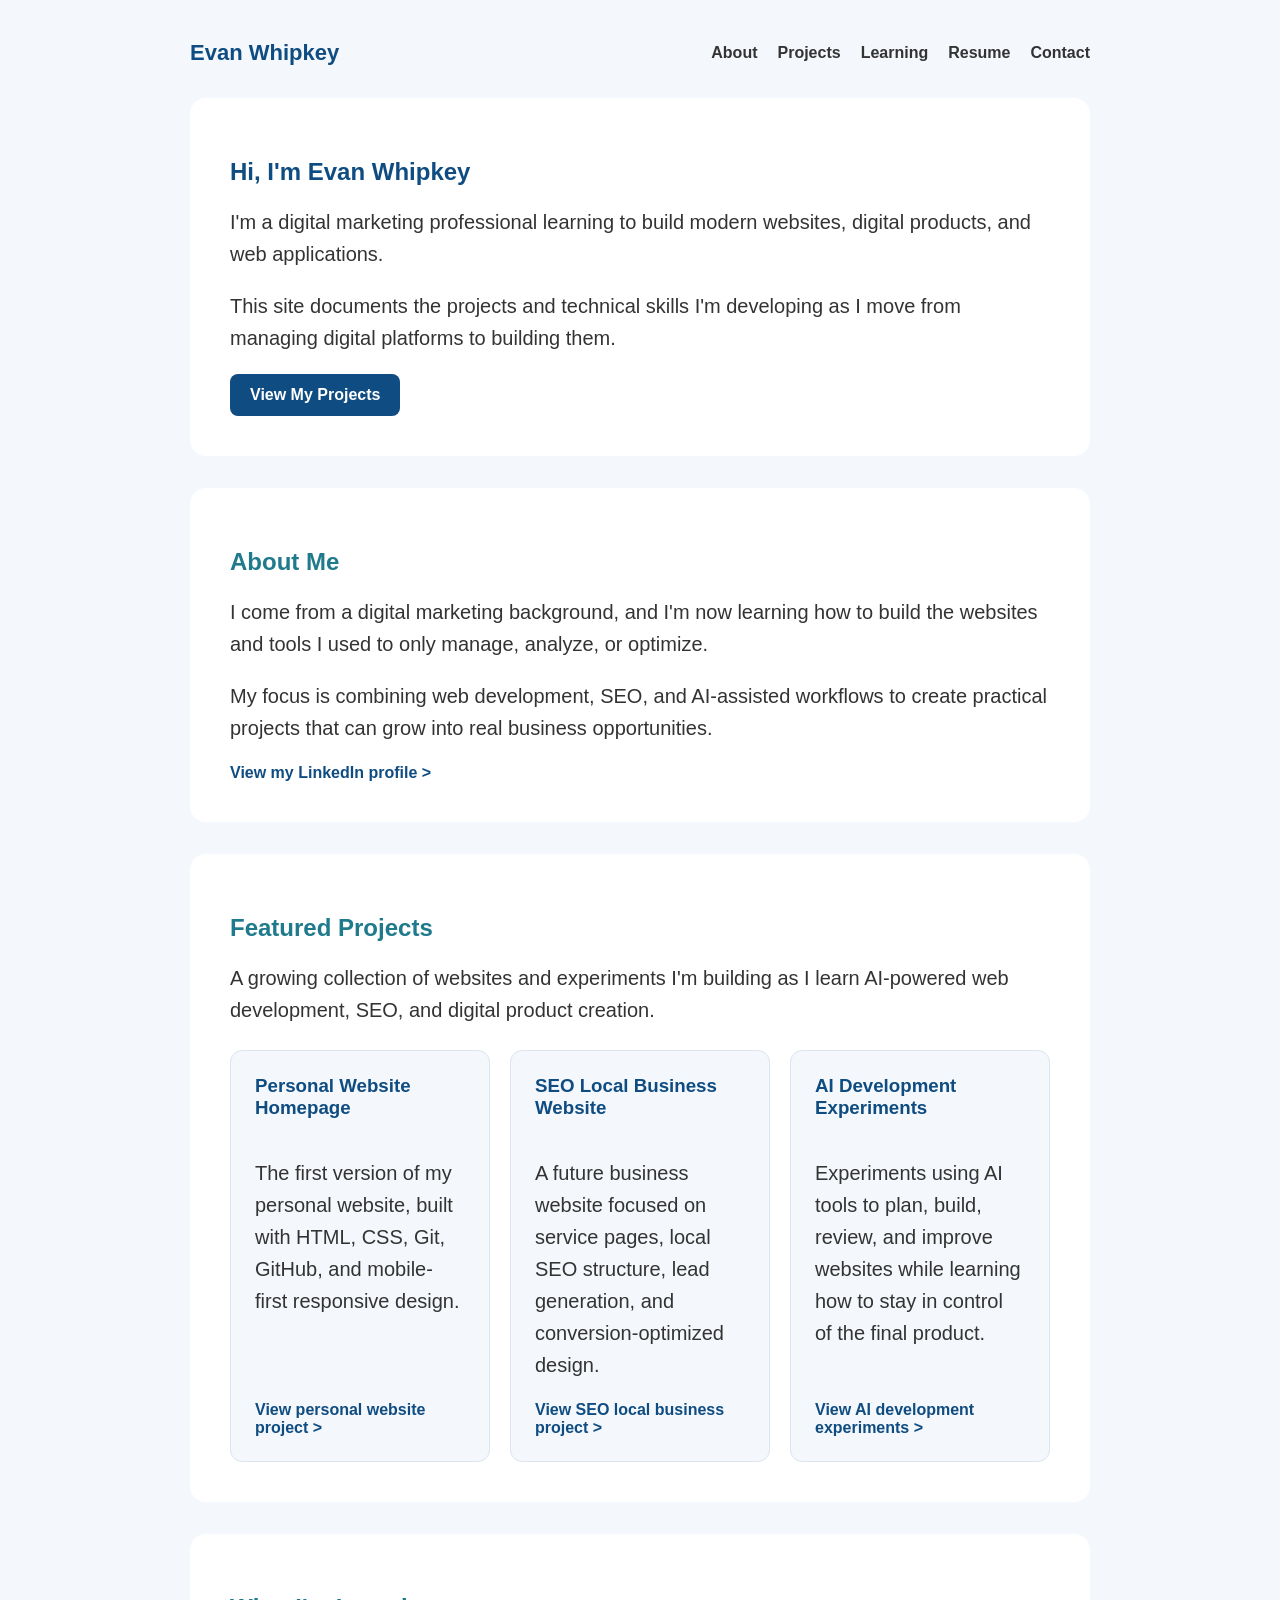
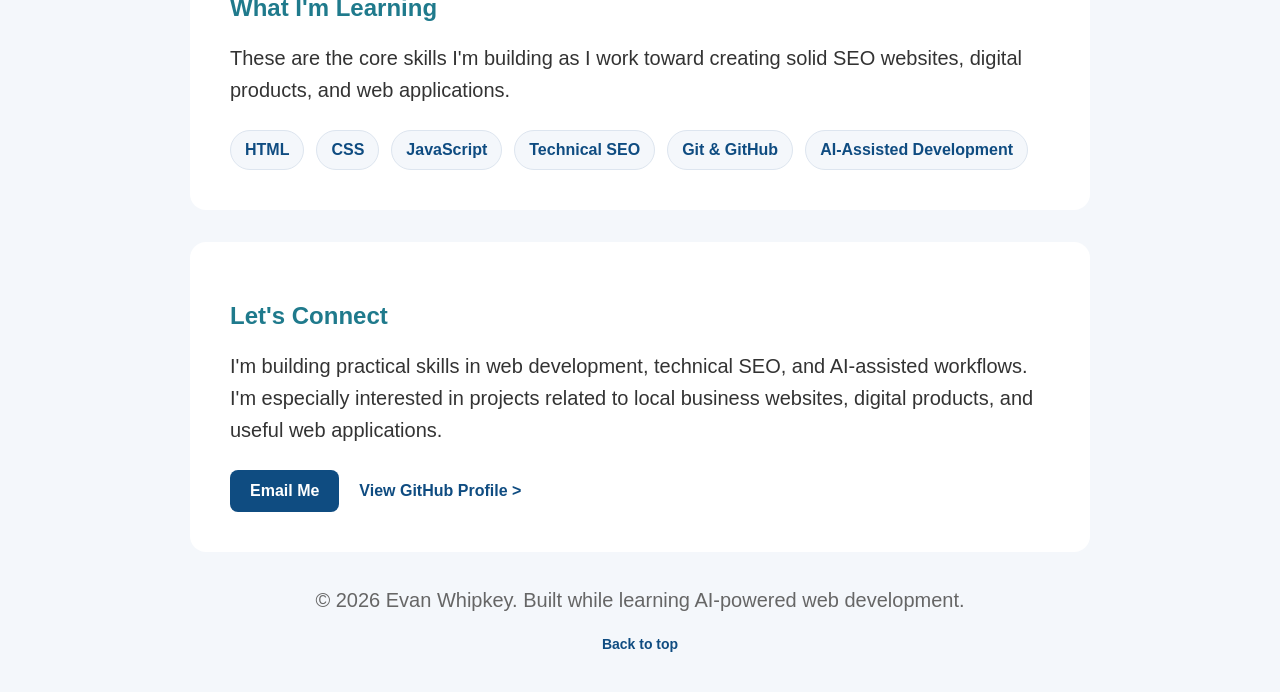
<file: index.html>
<!DOCTYPE html>
<html lang="en">

<head>
  <meta charset="UTF-8">
  <meta name="viewport" content="width=device-width, initial-scale=1.0">
  <meta name="description"
    content="Evan Whipkey's personal website focused on AI-powered web development, technical SEO, digital products, and practical web projects." />
  <title>Evan Whipkey | Web Development & Digital Projects</title>

  <link rel="stylesheet" href="styles.css">
</head>

<body id="top">
  <nav class="site-nav">
    <a href="#top" class="logo">Evan Whipkey</a>

    <div class="nav-links">
      <a href="#about">About</a>
      <a href="#projects">Projects</a>
      <a href="#learning">Learning</a>
      <a href="resume.html">Resume</a>
      <a href="#contact">Contact</a>
    </div>
  </nav>
  <main class="container">

    <section class="hero card">
      <h1>Hi, I'm Evan Whipkey</h1>

      <p>
        I'm a digital marketing professional learning to build modern websites,
        digital products, and web applications.
      </p>

      <p>
        This site documents the projects and technical skills I'm developing as I
        move from managing digital platforms to building them.
      </p>

      <a href="#projects" class="button">View My Projects</a>
    </section>

    <section id="about" class="about card">
      <h2>About Me</h2>

      <p>
        I come from a digital marketing background, and I'm now learning how to
        build the websites and tools I used to only manage, analyze, or optimize.
      </p>

      <p>
        My focus is combining web development, SEO, and AI-assisted workflows to
        create practical projects that can grow into real business opportunities.
      </p>

      <a href="https://www.linkedin.com/in/evan-whipkey" class="secondary-link" target="_blank"
        rel="noopener noreferrer">
        View my LinkedIn profile &gt;
      </a>
    </section>

    <section id="projects" class="projects card">
      <h2>Featured Projects</h2>

      <p>
        A growing collection of websites and experiments I'm building as I learn
        AI-powered web development, SEO, and digital product creation.
      </p>

      <div class="project-grid">
        <article class="project-card">
          <h3>Personal Website Homepage</h3>
          <p>
            The first version of my personal website, built with HTML, CSS, Git,
            GitHub, and mobile-first responsive design.
          </p>
          <a href="#projects" class="project-link">View personal website project &gt;</a>
        </article>

        <article class="project-card">
          <h3>SEO Local Business Website</h3>
          <p>
            A future business website focused on service pages,
            local SEO structure, lead generation, and conversion-optimized design.
          </p>
          <a href="#projects" class="project-link">View SEO local business project &gt;</a>
        </article>

        <article class="project-card">
          <h3>AI Development Experiments</h3>
          <p>
            Experiments using AI tools to plan, build, review, and improve websites
            while learning how to stay in control of the final product.
          </p>
          <a href="#projects" class="project-link">View AI development experiments &gt;</a>
        </article>
      </div>
    </section>

    <section id="learning" class="learning card">
      <h2>What I'm Learning</h2>

      <p>
        These are the core skills I'm building as I work toward creating solid
        SEO websites, digital products, and web applications.
      </p>

      <div class="skills-grid">
        <span class="skill-tag">HTML</span>
        <span class="skill-tag">CSS</span>
        <span class="skill-tag">JavaScript</span>
        <span class="skill-tag">Technical SEO</span>
        <span class="skill-tag">Git &amp; GitHub</span>
        <span class="skill-tag">AI-Assisted Development</span>
      </div>
    </section>

    <section id="contact" class="contact card">
      <h2>Let's Connect</h2>

      <p>
        I'm building practical skills in web development, technical SEO, and
        AI-assisted workflows. I'm especially interested in projects related to
        local business websites, digital products, and useful web applications.
      </p>

      <div class="contact-actions">
        <a href="mailto:ewhipkey12@gmail.com" class="button">Email Me</a>
        <a href="https://github.com/evanwhipkey" class="secondary-link" target="_blank" rel="noopener noreferrer">
          View GitHub Profile &gt;
        </a>
      </div>
    </section>

  </main>
  <footer class="site-footer">
    <p>&copy; 2026 Evan Whipkey. Built while learning AI-powered web development.</p>
    <a href="#top">Back to top</a>
  </footer>
</body>

</html>
</file>
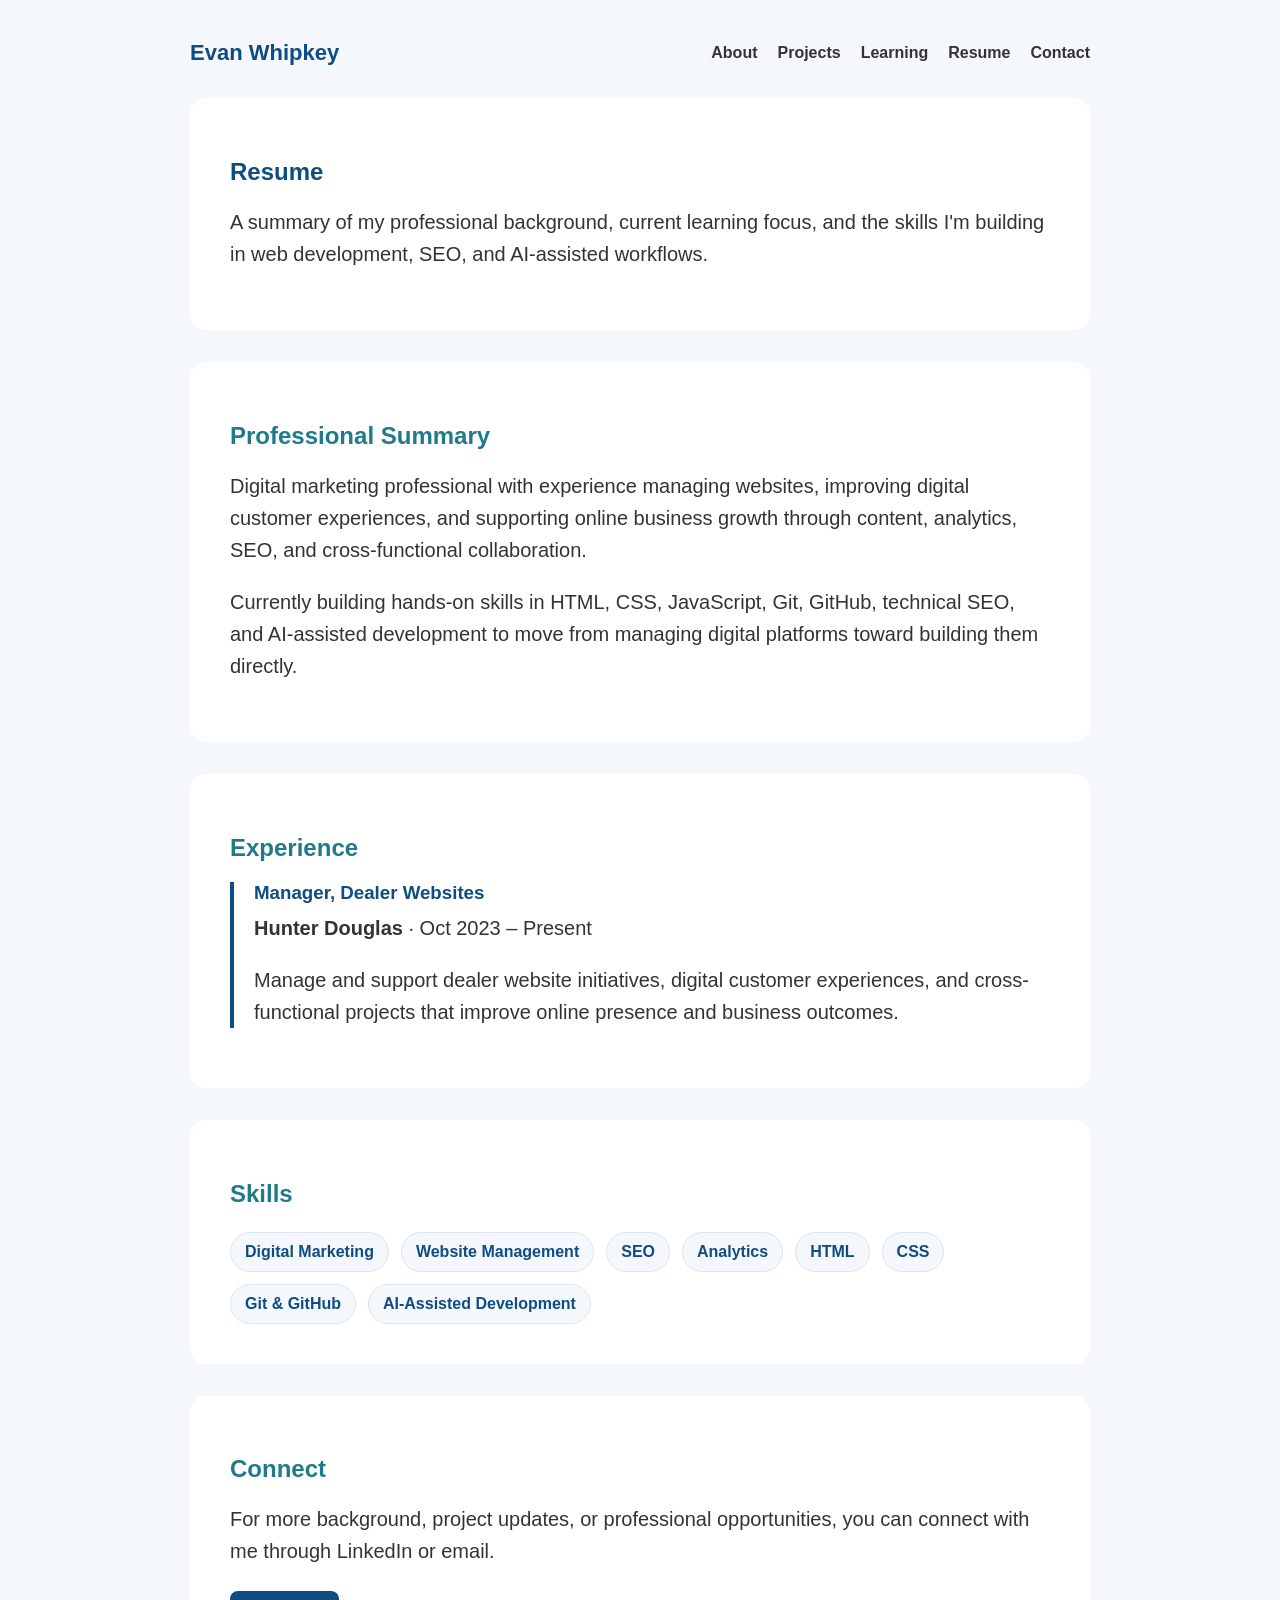
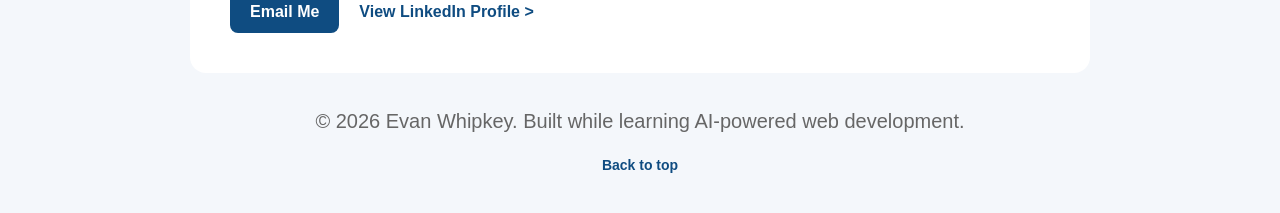
<file: resume.html>
<!DOCTYPE html>
<html lang="en">

<head>
    <meta charset="UTF-8" />
    <meta name="viewport" content="width=device-width, initial-scale=1.0" />
    <meta name="description"
        content="Resume for Evan Whipkey, a digital marketing professional building skills in web development, technical SEO, and AI-assisted workflows." />
    <title>Resume | Evan Whipkey</title>
    <link rel="stylesheet" href="styles.css" />
</head>

<body id="top">
    <nav class="site-nav">
        <a href="index.html" class="logo">Evan Whipkey</a>

        <div class="nav-links">
            <a href="index.html#about">About</a>
            <a href="index.html#projects">Projects</a>
            <a href="index.html#learning">Learning</a>
            <a href="resume.html">Resume</a>
            <a href="index.html#contact">Contact</a>
        </div>
    </nav>

    <main class="container">
        <section class="resume-intro card">
            <h1>Resume</h1>

            <p>
                A summary of my professional background, current learning focus, and
                the skills I'm building in web development, SEO, and AI-assisted
                workflows.
            </p>
        </section>

        <section class="resume-summary card">
            <h2>Professional Summary</h2>

            <p>
                Digital marketing professional with experience managing websites,
                improving digital customer experiences, and supporting online business
                growth through content, analytics, SEO, and cross-functional collaboration.
            </p>

            <p>
                Currently building hands-on skills in HTML, CSS, JavaScript, Git, GitHub,
                technical SEO, and AI-assisted development to move from managing digital
                platforms toward building them directly.
            </p>
        </section>

        <section class="resume-experience card">
            <h2>Experience</h2>

            <article class="experience-item">
                <h3>Manager, Dealer Websites</h3>
                <p><strong>Hunter Douglas</strong> · Oct 2023 – Present</p>

                <p>
                    Manage and support dealer website initiatives, digital customer
                    experiences, and cross-functional projects that improve online presence
                    and business outcomes.
                </p>
            </article>
        </section>

        <section class="resume-skills card">
            <h2>Skills</h2>

            <div class="skills-grid">
                <span class="skill-tag">Digital Marketing</span>
                <span class="skill-tag">Website Management</span>
                <span class="skill-tag">SEO</span>
                <span class="skill-tag">Analytics</span>
                <span class="skill-tag">HTML</span>
                <span class="skill-tag">CSS</span>
                <span class="skill-tag">Git &amp; GitHub</span>
                <span class="skill-tag">AI-Assisted Development</span>
            </div>
        </section>

        <section class="resume-contact card">
            <h2>Connect</h2>

            <p>
                For more background, project updates, or professional opportunities, you can
                connect with me through LinkedIn or email.
            </p>

            <div class="contact-actions">
                <a href="mailto:ewhipkey12@gmail.com" class="button">Email Me</a>
                <a href="https://www.linkedin.com/in/evan-whipkey" class="secondary-link" target="_blank"
                    rel="noopener noreferrer">
                    View LinkedIn Profile &gt;
                </a>
            </div>
        </section>
    </main>

    <footer class="site-footer">
        <p>&copy; 2026 Evan Whipkey. Built while learning AI-powered web development.</p>
        <a href="#top">Back to top</a>
    </footer>
</body>

</html>
</file>
<file: styles.css>
body {
  background-color: #f4f7fb;
  font-family: Arial, sans-serif;
  color: #333333;
  margin: 0;
  padding: 40px 20px;
}

html {
  scroll-behavior: smooth;
}

.container {
  max-width: 900px;
  margin: 0 auto;
}

.site-nav {
  max-width: 900px;
  margin: 0 auto 32px auto;
  display: flex;
  justify-content: space-between;
  align-items: center;
}

.logo {
  font-size: 22px;
  font-weight: 800;
  color: #0f4c81;
  text-decoration: none;
}

.nav-links {
  display: flex;
  gap: 20px;
}

.nav-links a {
  color: #333333;
  text-decoration: none;
  font-weight: bold;
}

.nav-links a:hover {
  color: #0f4c81;
}

.site-footer a:hover {
  text-decoration: underline;
}

h1 {
  color: #0f4c81;
}

h2 {
  color: #1f7a8c;
}

p {
  font-size: 20px;
  line-height: 1.6;
}

.card {
  background-color: white;
  padding: 40px;
  border-radius: 16px;
}

section {
  margin-bottom: 32px;
}

.button {
  display: inline-block;
  background-color: #0f4c81;
  color: white;
  padding: 12px 20px;
  text-decoration: none;
  border-radius: 8px;
  font-weight: bold;
  transition: background-color 0.2s ease;
}

.button:hover {
  background-color: #08385f;
}

.site-footer {
  max-width: 900px;
  margin: 32px auto 0 auto;
  text-align: center;
  color: #666666;
  font-size: 14px;
}

.site-footer a {
  color: #0f4c81;
  text-decoration: none;
  font-weight: bold;
}

.project-grid {
  display: grid;
  grid-template-columns: repeat(3, 1fr);
  gap: 20px;
  margin-top: 24px;
}

.project-card {
  background-color: #f4f7fb;
  padding: 24px;
  border-radius: 12px;
  border: 1px solid #dde5ef;
  transition: transform 0.2s ease, box-shadow 0.2s ease;
  display: flex;
  flex-direction: column;
}

.project-card:hover {
  transform: translateY(-4px);
  box-shadow: 0 8px 20px rgba(15, 76, 129, 0.12);
}

.project-link {
  color: #0f4c81;
  font-weight: bold;
  text-decoration: none;
  margin-top: auto;
  display: inline-block;
}

.project-link:hover {
  text-decoration: underline;
}

.project-card h3 {
  margin-top: 0;
  color: #0f4c81;
}

.skills-grid {
  display: flex;
  flex-wrap: wrap;
  gap: 12px;
  margin-top: 24px;
}

.skill-tag {
  background-color: #f4f7fb;
  color: #0f4c81;
  padding: 10px 14px;
  border-radius: 999px;
  font-weight: bold;
  border: 1px solid #dde5ef;
}

.contact-actions {
  display: flex;
  align-items: center;
  gap: 20px;
  margin-top: 24px;
}

.secondary-link {
  color: #0f4c81;
  font-weight: bold;
  text-decoration: none;
}

.secondary-link:hover {
  text-decoration: underline;
}

.experience-item {
  border-left: 4px solid #0f4c81;
  padding-left: 20px;
}

.experience-item h3 {
  margin-bottom: 4px;
  color: #0f4c81;
}

.experience-item p {
  margin-top: 8px;
}

@media (max-width: 600px) {
  .site-nav {
    flex-direction: column;
    align-items: center;
    gap: 16px;
    text-align: center;
  }

  .logo {
    font-size: 24px;
  }

  .nav-links {
    justify-content: center;
    gap: 16px;
  }

  .card {
    padding: 28px;
  }

  h1 {
    font-size: 28px;
  }

  h2 {
    font-size: 24px;
  }

  p {
    font-size: 18px;
  }

  .button {
    display: block;
    text-align: center;
  }

  .project-grid {
    grid-template-columns: 1fr;
  }

  .skills-grid {
    display: flex;
    flex-wrap: wrap;
    gap: 12px;
    margin-top: 24px;
  }

  .skill-tag {
    background-color: #f4f7fb;
    color: #0f4c81;
    padding: 10px 14px;
    border-radius: 999px;
    font-weight: bold;
    border: 1px solid #dde5ef;
  }

  .contact-actions {
    flex-direction: column;
    align-items: stretch;
    gap: 16px;
  }

  .secondary-link {
    text-align: center;
  }
}
</file>
